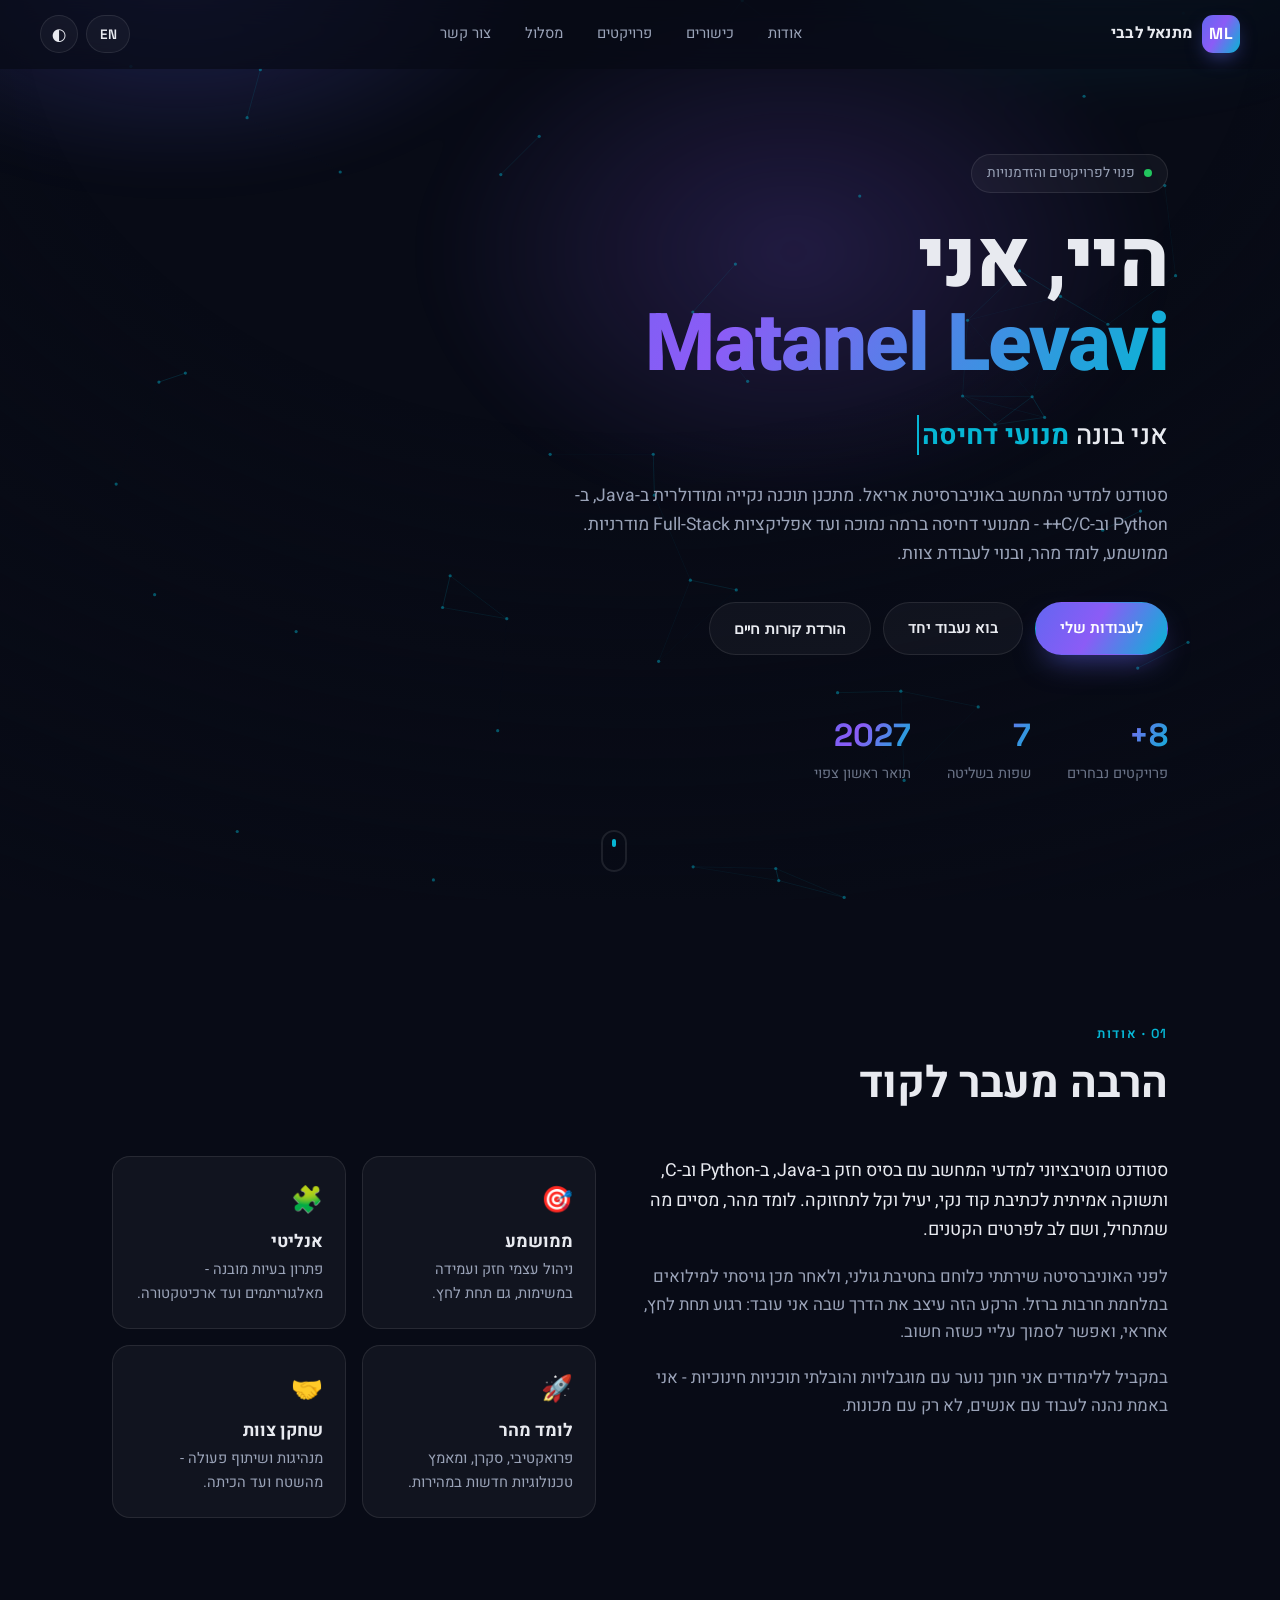
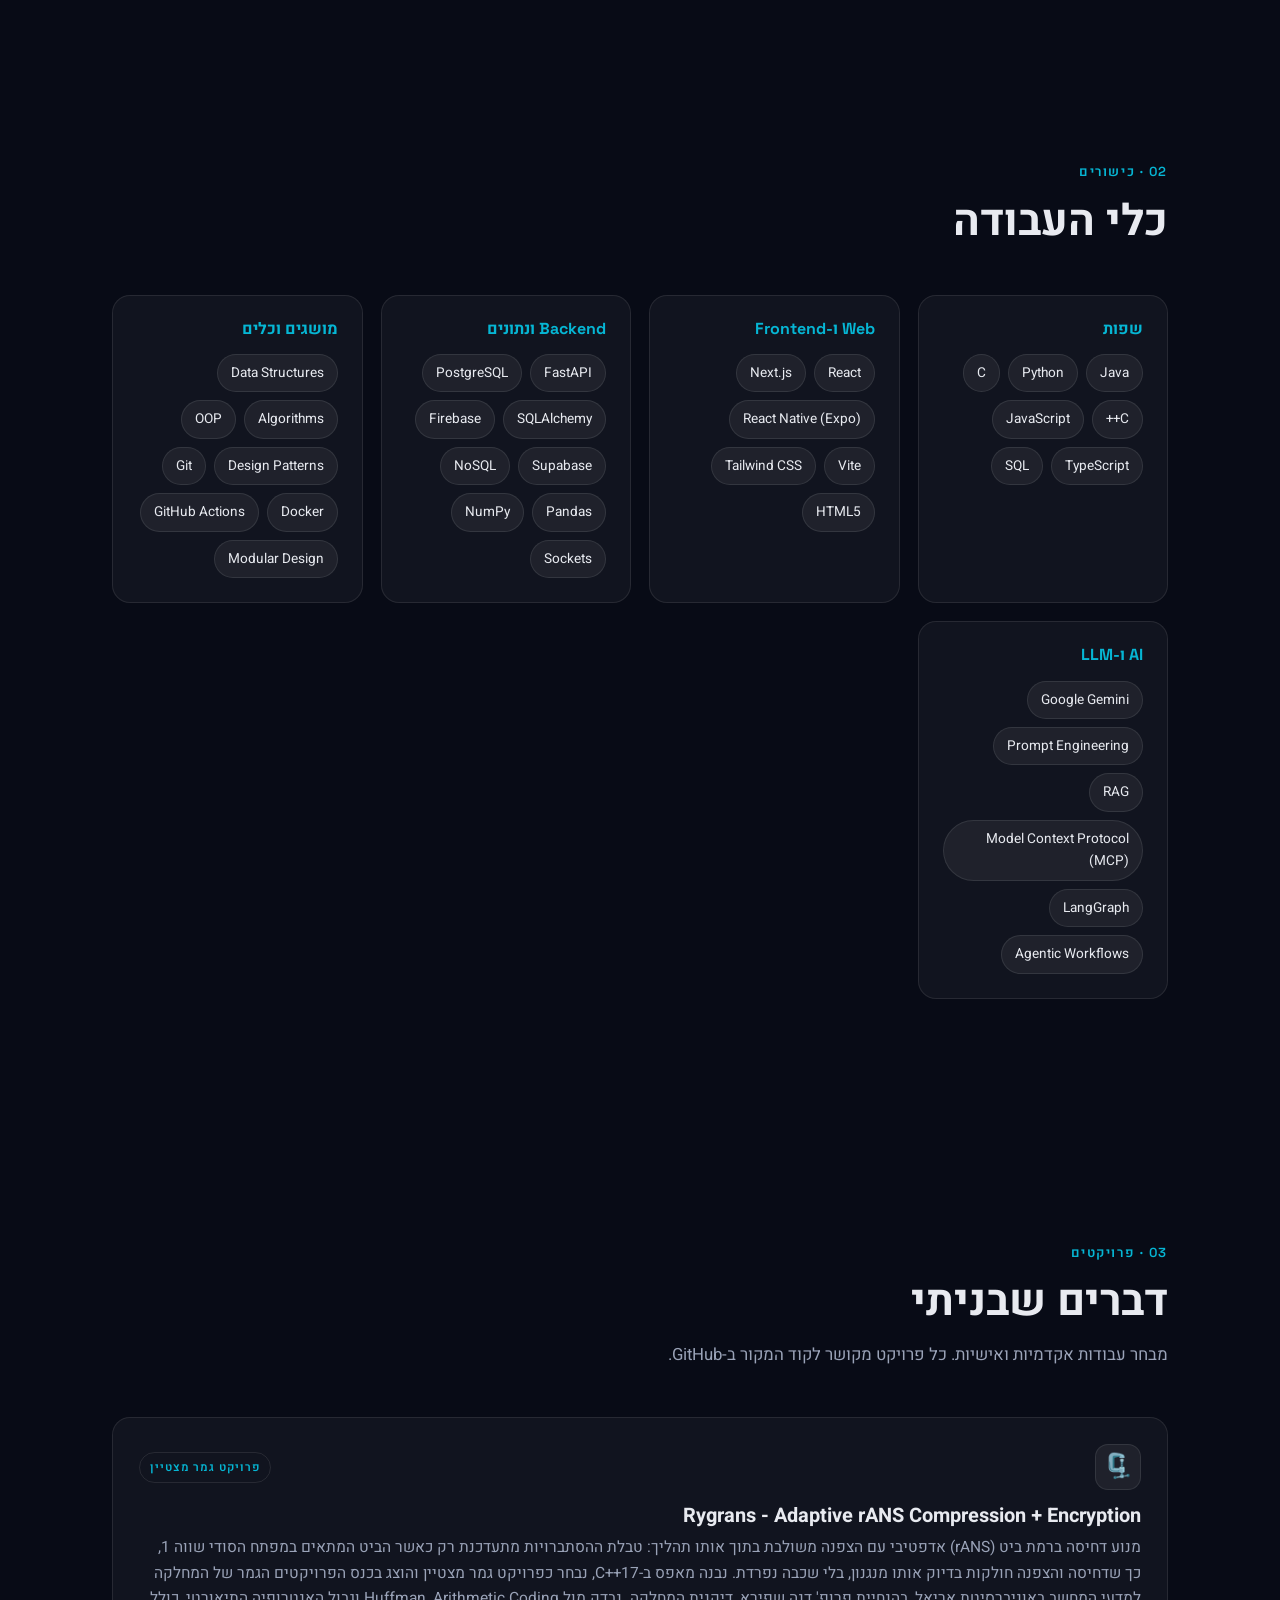
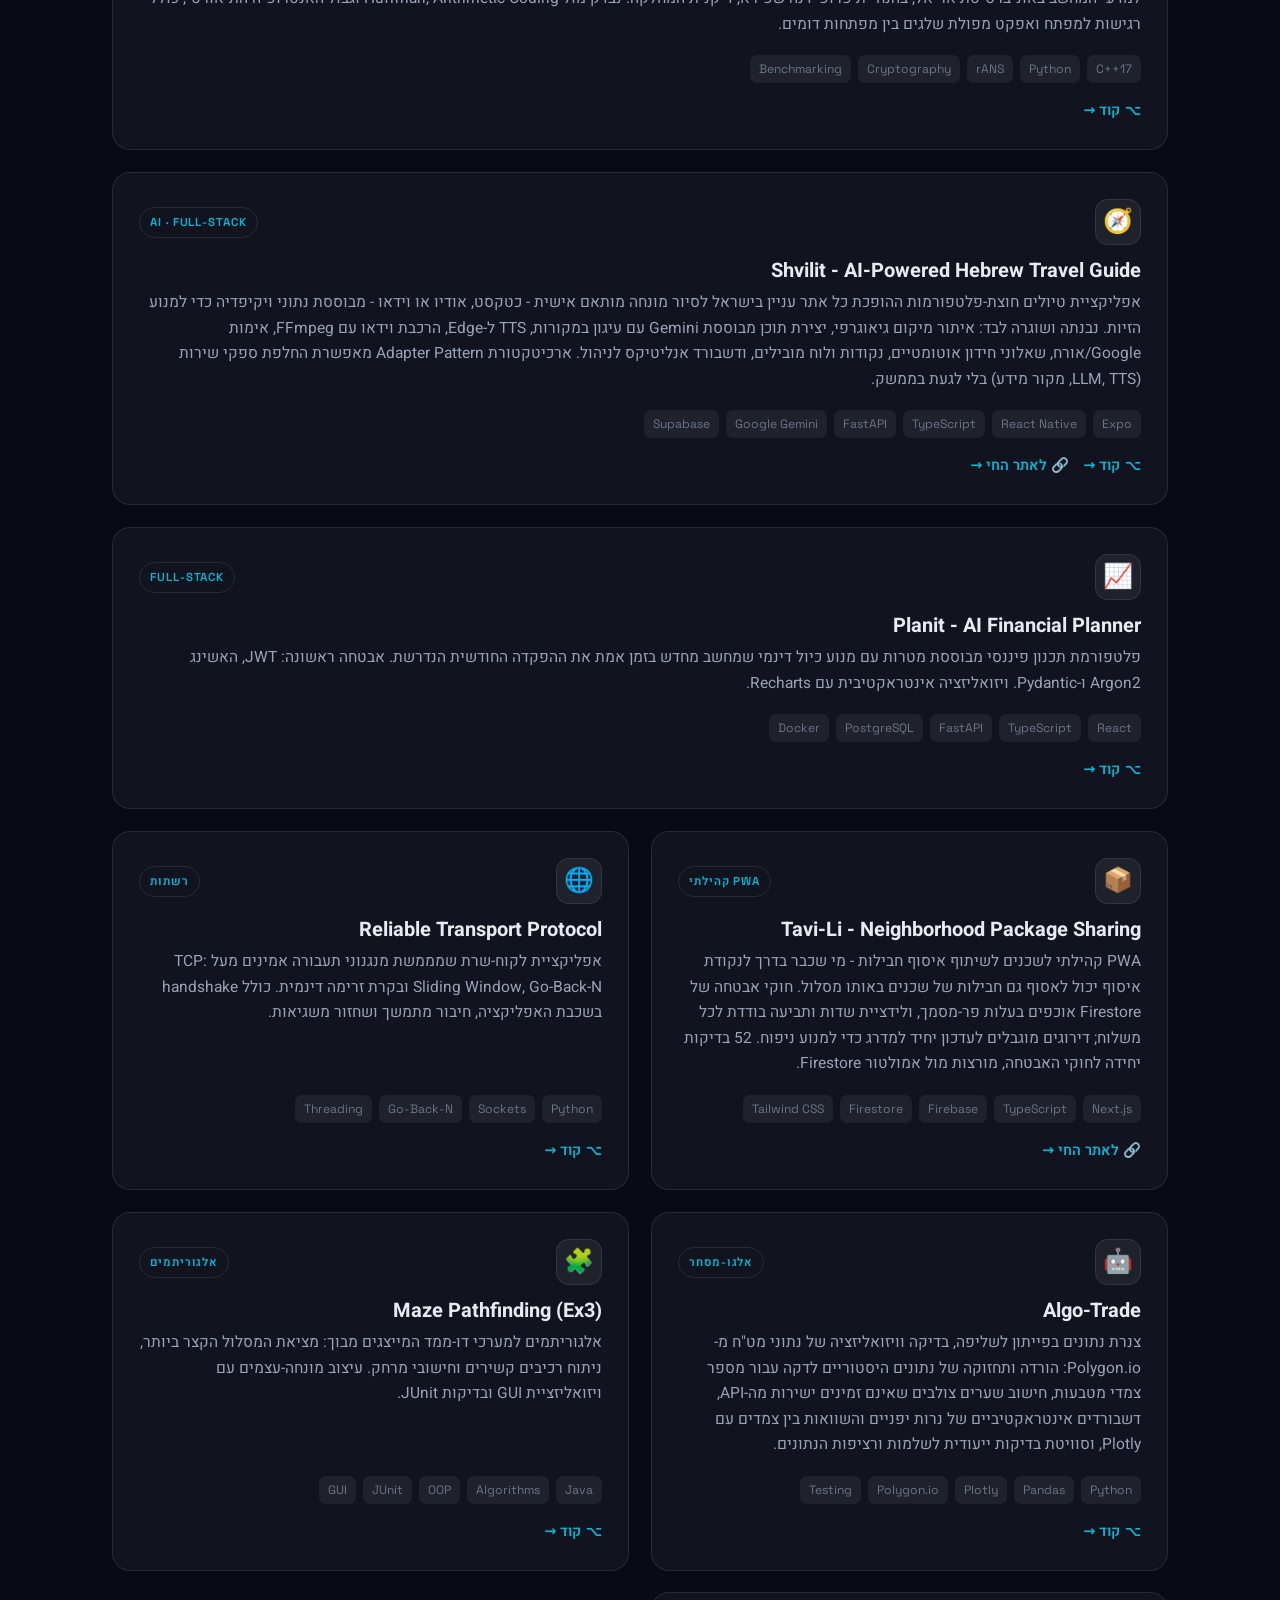
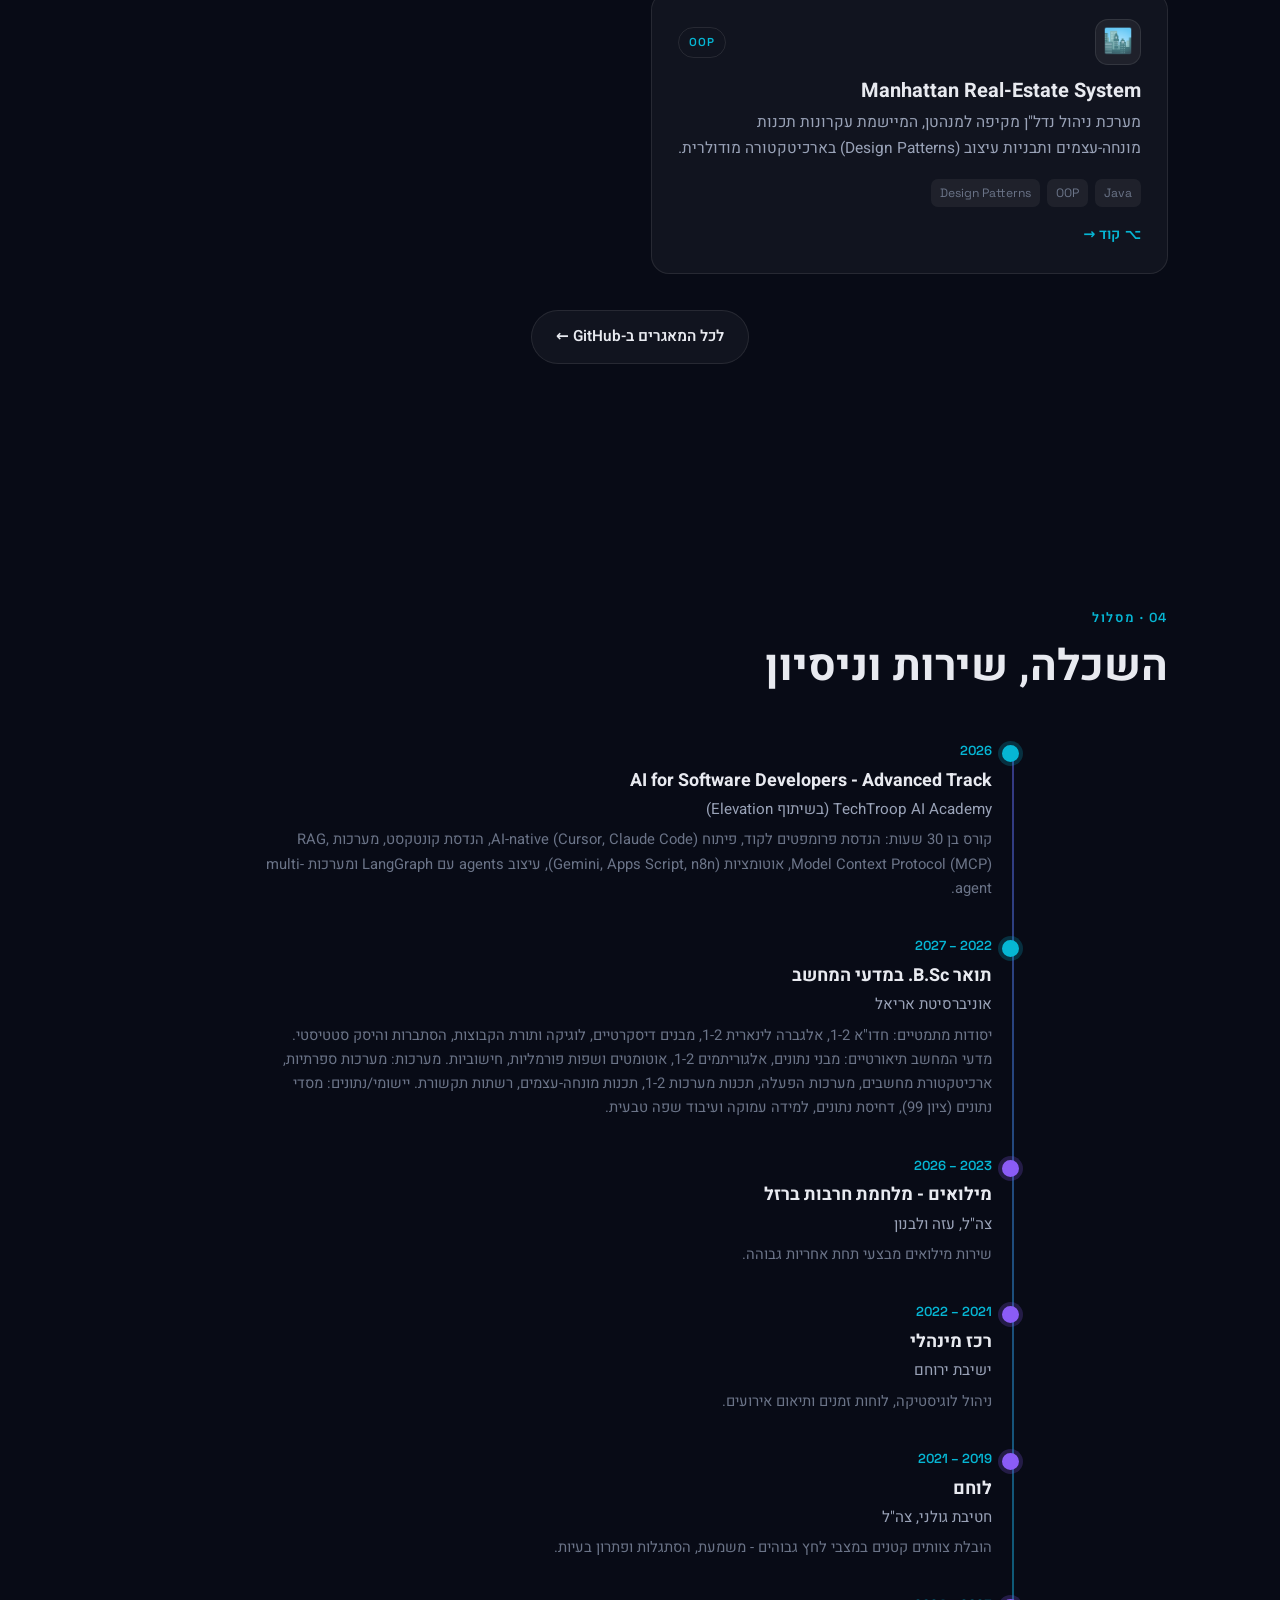
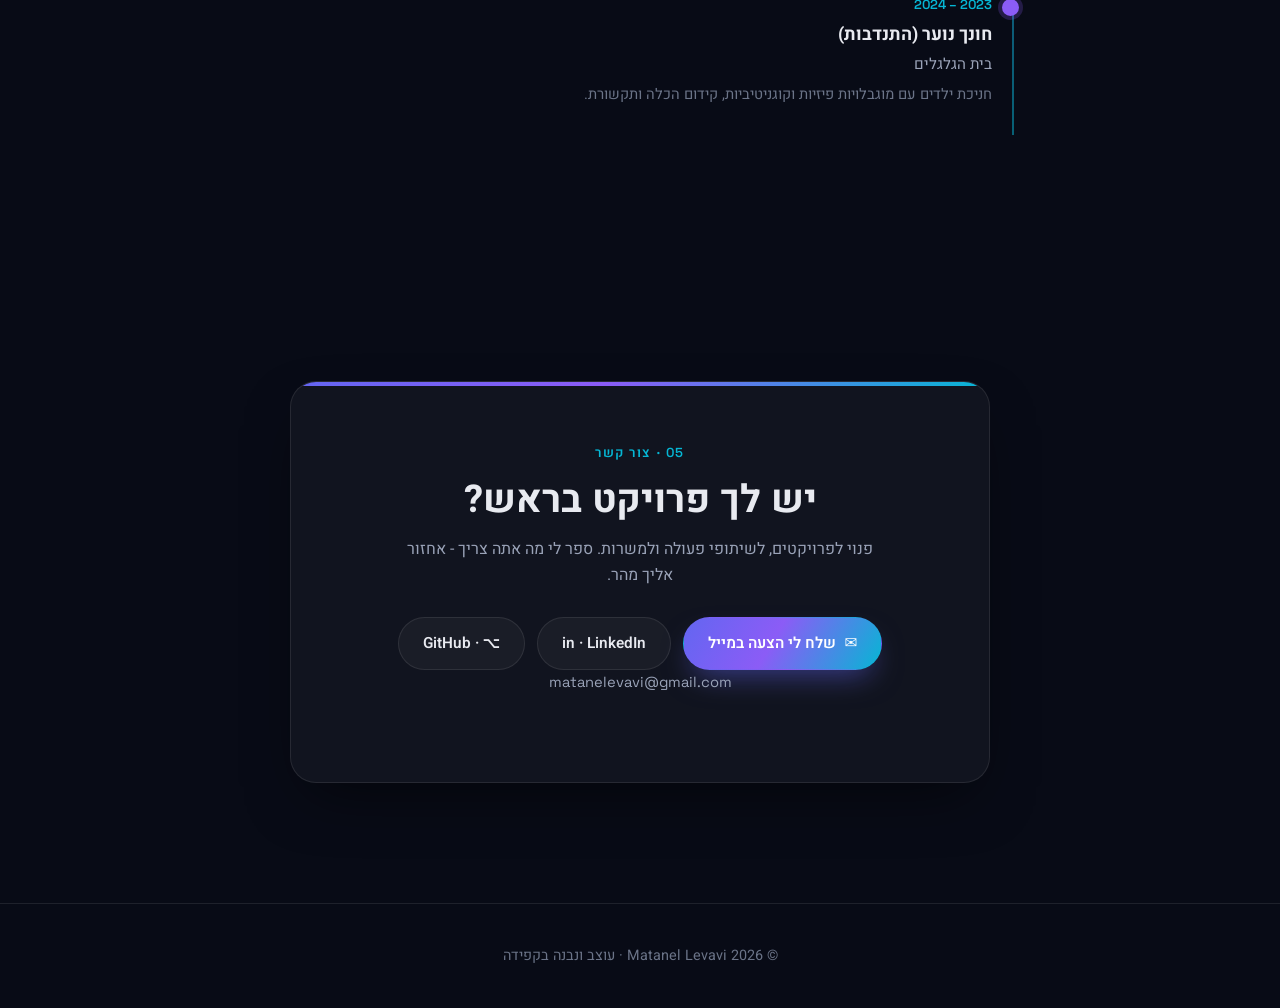
<file: index.html>
<!DOCTYPE html>
<html lang="he" dir="rtl">
<head>
  <meta charset="UTF-8" />
  <meta name="viewport" content="width=device-width, initial-scale=1.0" />
  <title>Matanel Levavi · Software Developer</title>
  <meta name="description" content="Matanel Levavi - Computer Science student and software developer. Java, Python, C/C++, Full-Stack. Projects in compression, AI, networking and algorithms." />

  <!-- Open Graph for nice link previews when shared -->
  <meta property="og:title" content="Matanel Levavi · Software Developer" />
  <meta property="og:description" content="Computer Science student & developer. Building modular software in Java, Python, C/C++ and modern Full-Stack." />
  <meta property="og:type" content="website" />

  <!-- Inline SVG monogram favicon (no external file needed) -->
  <link rel="icon" href="data:image/svg+xml,%3Csvg xmlns='http://www.w3.org/2000/svg' viewBox='0 0 100 100'%3E%3Cdefs%3E%3ClinearGradient id='g' x1='0' y1='0' x2='1' y2='1'%3E%3Cstop offset='0' stop-color='%236366f1'/%3E%3Cstop offset='1' stop-color='%2306b6d4'/%3E%3C/linearGradient%3E%3C/defs%3E%3Crect width='100' height='100' rx='24' fill='%230a0e1a'/%3E%3Ctext x='50' y='68' font-family='Arial' font-size='52' font-weight='700' text-anchor='middle' fill='url(%23g)'%3EML%3C/text%3E%3C/svg%3E" />

  <link rel="preconnect" href="https://fonts.googleapis.com" />
  <link rel="preconnect" href="https://fonts.gstatic.com" crossorigin />
  <link href="https://fonts.googleapis.com/css2?family=Heebo:wght@300;400;500;700;800&family=Space+Grotesk:wght@400;500;600;700&display=swap" rel="stylesheet" />

  <link rel="stylesheet" href="styles.css" />
</head>
<body>
  <!-- Animated gradient background -->
  <div class="bg-aurora" aria-hidden="true"></div>

  <!-- ===================== NAV ===================== -->
  <header class="nav" id="nav">
    <a href="#hero" class="brand" aria-label="Matanel Levavi - home">
      <span class="brand-mark">ML</span>
      <span class="brand-name" data-i18n="brandName">Matanel Levavi</span>
    </a>

    <nav class="nav-links" id="navLinks">
      <a href="#about" data-i18n="navAbout">About</a>
      <a href="#skills" data-i18n="navSkills">Skills</a>
      <a href="#projects" data-i18n="navProjects">Projects</a>
      <a href="#journey" data-i18n="navJourney">Journey</a>
      <a href="#contact" data-i18n="navContact">Contact</a>
    </nav>

    <div class="nav-actions">
      <button class="pill" id="langToggle" type="button" aria-label="Switch language">
        <span id="langLabel">EN</span>
      </button>
      <button class="pill icon" id="themeToggle" type="button" aria-label="Toggle theme">
        <span class="theme-icon">◐</span>
      </button>
      <button class="hamburger" id="hamburger" type="button" aria-label="Open menu">
        <span></span><span></span><span></span>
      </button>
    </div>
  </header>

  <!-- ===================== HERO ===================== -->
  <section class="hero" id="hero">
    <canvas class="hero-canvas" id="heroCanvas" aria-hidden="true"></canvas>
    <div class="hero-inner">
      <div class="hero-badge reveal">
        <span class="dot"></span>
        <span data-i18n="heroBadge">Open to projects & opportunities</span>
      </div>

      <h1 class="hero-title reveal">
        <span data-i18n="heroHi">Hi, I'm</span>
        <span class="grad-text">Matanel Levavi</span>
      </h1>

      <p class="hero-role reveal">
        <span data-i18n="heroRolePrefix">I build</span>
        <span class="rotator" id="rotator"></span>
      </p>

      <p class="hero-lead reveal" data-i18n="heroLead">
        Computer Science student at Ariel University. I design clean, modular software in Java, Python and C/C++ - from low-level compression engines to modern full-stack apps. Disciplined, fast-learning, and built for teamwork.
      </p>

      <div class="hero-cta reveal">
        <a href="#projects" class="btn btn-primary" data-i18n="heroSeeWork">See my work</a>
        <a href="#contact" class="btn btn-ghost" data-i18n="heroHire">Work with me</a>
        <button class="btn btn-ghost" id="printCv" type="button" data-i18n="heroCv">Download CV</button>
      </div>

      <div class="hero-stats reveal">
        <div class="stat">
          <span class="stat-num" data-count-to="8" data-suffix="+">0</span>
          <span class="stat-label" data-i18n="statProjects">Featured projects</span>
        </div>
        <div class="stat">
          <span class="stat-num" data-count-to="7">0</span>
          <span class="stat-label" data-i18n="statLangs">Languages mastered</span>
        </div>
        <div class="stat">
          <span class="stat-num" data-count-to="2027">0</span>
          <span class="stat-label" data-i18n="statGrad">B.Sc. expected</span>
        </div>
      </div>
    </div>

    <a href="#about" class="scroll-hint" aria-label="Scroll down">
      <span></span>
    </a>
  </section>

  <!-- ===================== ABOUT ===================== -->
  <section class="section" id="about">
    <div class="section-head reveal">
      <span class="kicker" data-i18n="aboutKicker">01 · About</span>
      <h2 data-i18n="aboutTitle">More than code</h2>
    </div>

    <div class="about-grid">
      <div class="about-text reveal">
        <p data-i18n="aboutP1">I'm a motivated Computer Science student with a strong foundation in Java, Python and C, and a real passion for writing clean, efficient, maintainable code. I learn fast, I ship, and I care about getting the details right.</p>
        <p data-i18n="aboutP2">Before university I served as a combat soldier and team leader in the Golani Brigade, and was later called up for reserve duty during the Iron Swords war. That background shaped how I work: calm under pressure, responsible, and dependable when it matters.</p>
        <p data-i18n="aboutP3">Alongside my studies I mentor youth with disabilities and have led educational programs - I genuinely enjoy working with people, not just machines.</p>
      </div>

      <div class="about-cards">
        <div class="mini-card reveal">
          <span class="mini-emoji">🎯</span>
          <h3 data-i18n="trait1Title">Disciplined</h3>
          <p data-i18n="trait1Text">Strong self-management and follow-through, even under pressure.</p>
        </div>
        <div class="mini-card reveal">
          <span class="mini-emoji">🧩</span>
          <h3 data-i18n="trait2Title">Analytical</h3>
          <p data-i18n="trait2Text">Structured problem-solving from algorithms to architecture.</p>
        </div>
        <div class="mini-card reveal">
          <span class="mini-emoji">🚀</span>
          <h3 data-i18n="trait3Title">Fast learner</h3>
          <p data-i18n="trait3Text">Proactive, curious, and quick to pick up new tech.</p>
        </div>
        <div class="mini-card reveal">
          <span class="mini-emoji">🤝</span>
          <h3 data-i18n="trait4Title">Team player</h3>
          <p data-i18n="trait4Text">Leadership and collaboration from the field to the classroom.</p>
        </div>
      </div>
    </div>
  </section>

  <!-- ===================== SKILLS ===================== -->
  <section class="section" id="skills">
    <div class="section-head reveal">
      <span class="kicker" data-i18n="skillsKicker">02 · Skills</span>
      <h2 data-i18n="skillsTitle">Tools of the trade</h2>
    </div>

    <div class="skills-grid">
      <div class="skill-col reveal">
        <h3 data-i18n="skillsLangs">Languages</h3>
        <div class="chips" id="chipsLangs"></div>
      </div>
      <div class="skill-col reveal">
        <h3 data-i18n="skillsFrontend">Web & Frontend</h3>
        <div class="chips" id="chipsFront"></div>
      </div>
      <div class="skill-col reveal">
        <h3 data-i18n="skillsBackend">Backend & Data</h3>
        <div class="chips" id="chipsBack"></div>
      </div>
      <div class="skill-col reveal">
        <h3 data-i18n="skillsConcepts">Concepts & Tools</h3>
        <div class="chips" id="chipsConcepts"></div>
      </div>
      <div class="skill-col reveal">
        <h3 data-i18n="skillsAI">AI & LLM</h3>
        <div class="chips" id="chipsAI"></div>
      </div>
    </div>
  </section>

  <!-- ===================== PROJECTS ===================== -->
  <section class="section" id="projects">
    <div class="section-head reveal">
      <span class="kicker" data-i18n="projKicker">03 · Projects</span>
      <h2 data-i18n="projTitle">Things I've built</h2>
      <p class="section-sub" data-i18n="projSub">A selection of academic and personal work. Every project links to its source on GitHub.</p>
    </div>

    <div class="projects-grid" id="projectsGrid"></div>

    <div class="projects-foot reveal">
      <a href="https://github.com/Matanelevavi" target="_blank" rel="noopener" class="btn btn-ghost" data-i18n="projAll">See all repositories on GitHub →</a>
      <div class="gh-live" id="ghLive">
        <span class="dot"></span>
        <span id="ghLiveStat"></span>
      </div>
    </div>
  </section>

  <!-- ===================== JOURNEY / TIMELINE ===================== -->
  <section class="section" id="journey">
    <div class="section-head reveal">
      <span class="kicker" data-i18n="journeyKicker">04 · Journey</span>
      <h2 data-i18n="journeyTitle">Education, service & experience</h2>
    </div>

    <div class="timeline" id="timeline"></div>
  </section>

  <!-- ===================== CONTACT ===================== -->
  <section class="section contact" id="contact">
    <div class="contact-card reveal">
      <span class="kicker center" data-i18n="contactKicker">05 · Contact</span>
      <h2 data-i18n="contactTitle">Have a project in mind?</h2>
      <p data-i18n="contactLead">I'm open to freelance projects, collaborations and full-time opportunities. Tell me what you need - I'll get back to you quickly.</p>

      <div class="contact-actions">
        <a class="btn btn-primary" id="emailBtn"
           href="mailto:matanelevavi@gmail.com?subject=Project%20opportunity%20for%20Matanel&body=Hi%20Matanel%2C%0A%0AI'd%20like%20to%20talk%20to%20you%20about%20a%20project.%0A%0A">
          ✉️ <span data-i18n="contactEmail">Email me a proposal</span>
        </a>
        <a class="btn btn-ghost" href="https://www.linkedin.com/in/matanel-levavi/" target="_blank" rel="noopener">in · LinkedIn</a>
        <a class="btn btn-ghost" href="https://github.com/Matanelevavi" target="_blank" rel="noopener">⌥ · GitHub</a>
      </div>

      <p class="contact-mail">matanelevavi@gmail.com</p>
    </div>
  </section>

  <footer class="footer">
    <p>© <span id="year"></span> Matanel Levavi · <span data-i18n="footerBuilt">Designed & built with care</span></p>
  </footer>

  <button class="to-top" id="toTop" type="button" aria-label="Scroll to top">↑</button>

  <script src="script.js"></script>
</body>
</html>
</file>
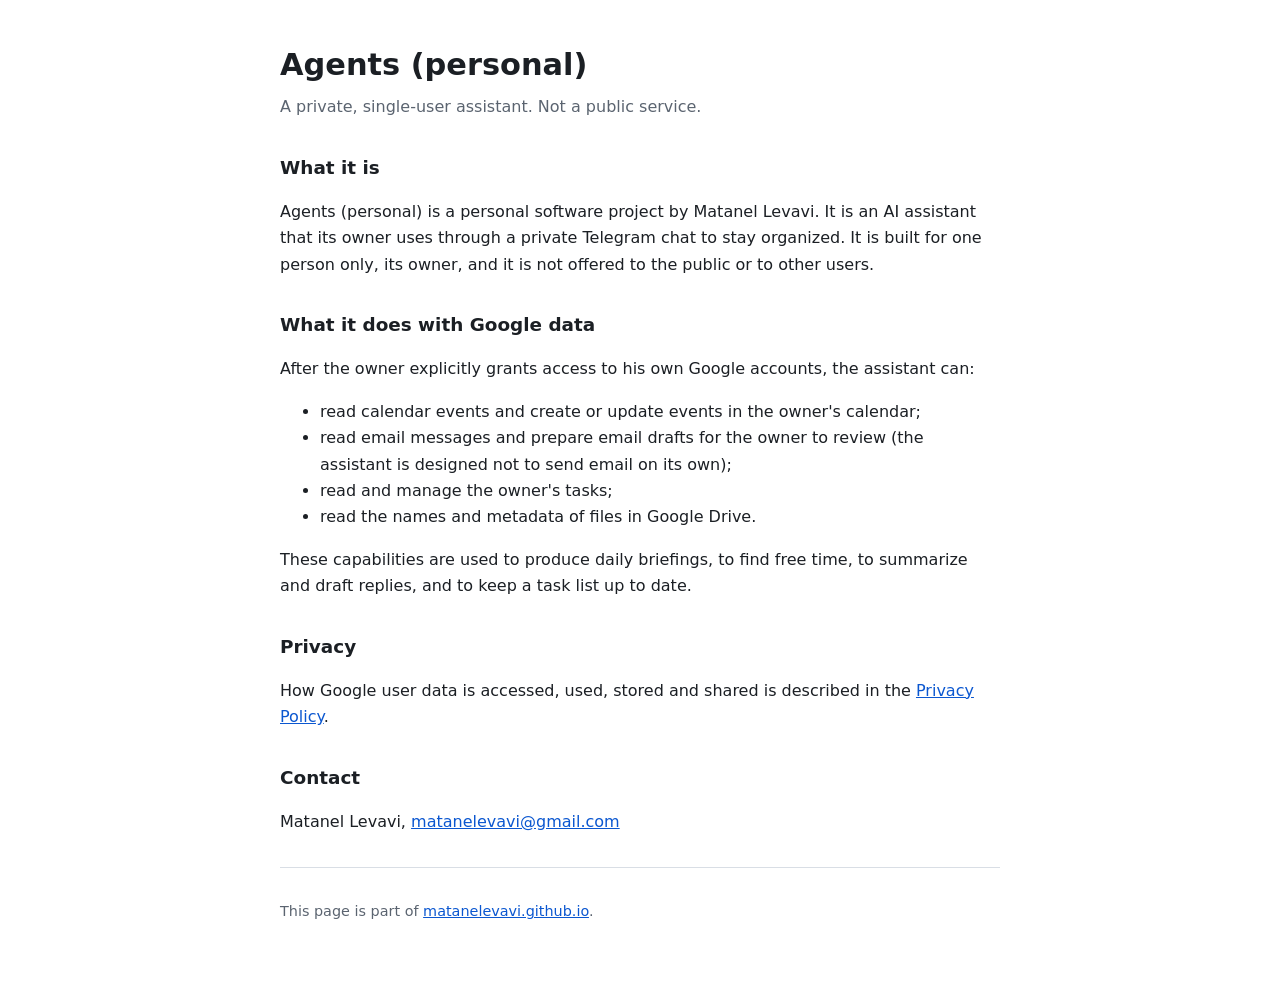
<file: agents/index.html>
<!doctype html>
<html lang="en">
<head>
<meta charset="utf-8">
<meta name="viewport" content="width=device-width, initial-scale=1">
<title>Agents (personal)</title>
<meta name="description" content="Agents (personal) is a private, single-user assistant that helps its owner manage his own calendar, email drafts and tasks.">
<style>
  :root { --bg:#ffffff; --fg:#1b1f24; --muted:#5b6470; --line:#d9dee5; --link:#0b57d0; }
  @media (prefers-color-scheme: dark) {
    :root { --bg:#14171c; --fg:#e8eaed; --muted:#9aa3ae; --line:#2b313a; --link:#8ab4f8; }
  }
  body { margin:0; background:var(--bg); color:var(--fg); font:16px/1.65 system-ui, -apple-system, "Segoe UI", Roboto, sans-serif; }
  main { max-width:720px; margin:0 auto; padding:40px 16px 64px; }
  h1 { font-size:1.9rem; margin:0 0 4px; }
  h2 { font-size:1.15rem; margin:32px 0 8px; }
  p, li { color:var(--fg); }
  .sub { color:var(--muted); margin:0 0 24px; }
  a { color:var(--link); }
  hr { border:0; border-top:1px solid var(--line); margin:32px 0; }
  footer { color:var(--muted); font-size:.9rem; }
</style>
</head>
<body>
<main>
  <h1>Agents (personal)</h1>
  <p class="sub">A private, single-user assistant. Not a public service.</p>

  <h2>What it is</h2>
  <p>Agents (personal) is a personal software project by Matanel Levavi. It is an AI assistant that its owner uses through a private Telegram chat to stay organized. It is built for one person only, its owner, and it is not offered to the public or to other users.</p>

  <h2>What it does with Google data</h2>
  <p>After the owner explicitly grants access to his own Google accounts, the assistant can:</p>
  <ul>
    <li>read calendar events and create or update events in the owner's calendar;</li>
    <li>read email messages and prepare email drafts for the owner to review (the assistant is designed not to send email on its own);</li>
    <li>read and manage the owner's tasks;</li>
    <li>read the names and metadata of files in Google Drive.</li>
  </ul>
  <p>These capabilities are used to produce daily briefings, to find free time, to summarize and draft replies, and to keep a task list up to date.</p>

  <h2>Privacy</h2>
  <p>How Google user data is accessed, used, stored and shared is described in the <a href="https://matanelevavi.github.io/agents/privacy.html">Privacy Policy</a>.</p>

  <h2>Contact</h2>
  <p>Matanel Levavi, <a href="mailto:matanelevavi@gmail.com">matanelevavi@gmail.com</a></p>

  <hr>
  <footer>This page is part of <a href="https://matanelevavi.github.io/">matanelevavi.github.io</a>.</footer>
</main>
</body>
</html>
</file>
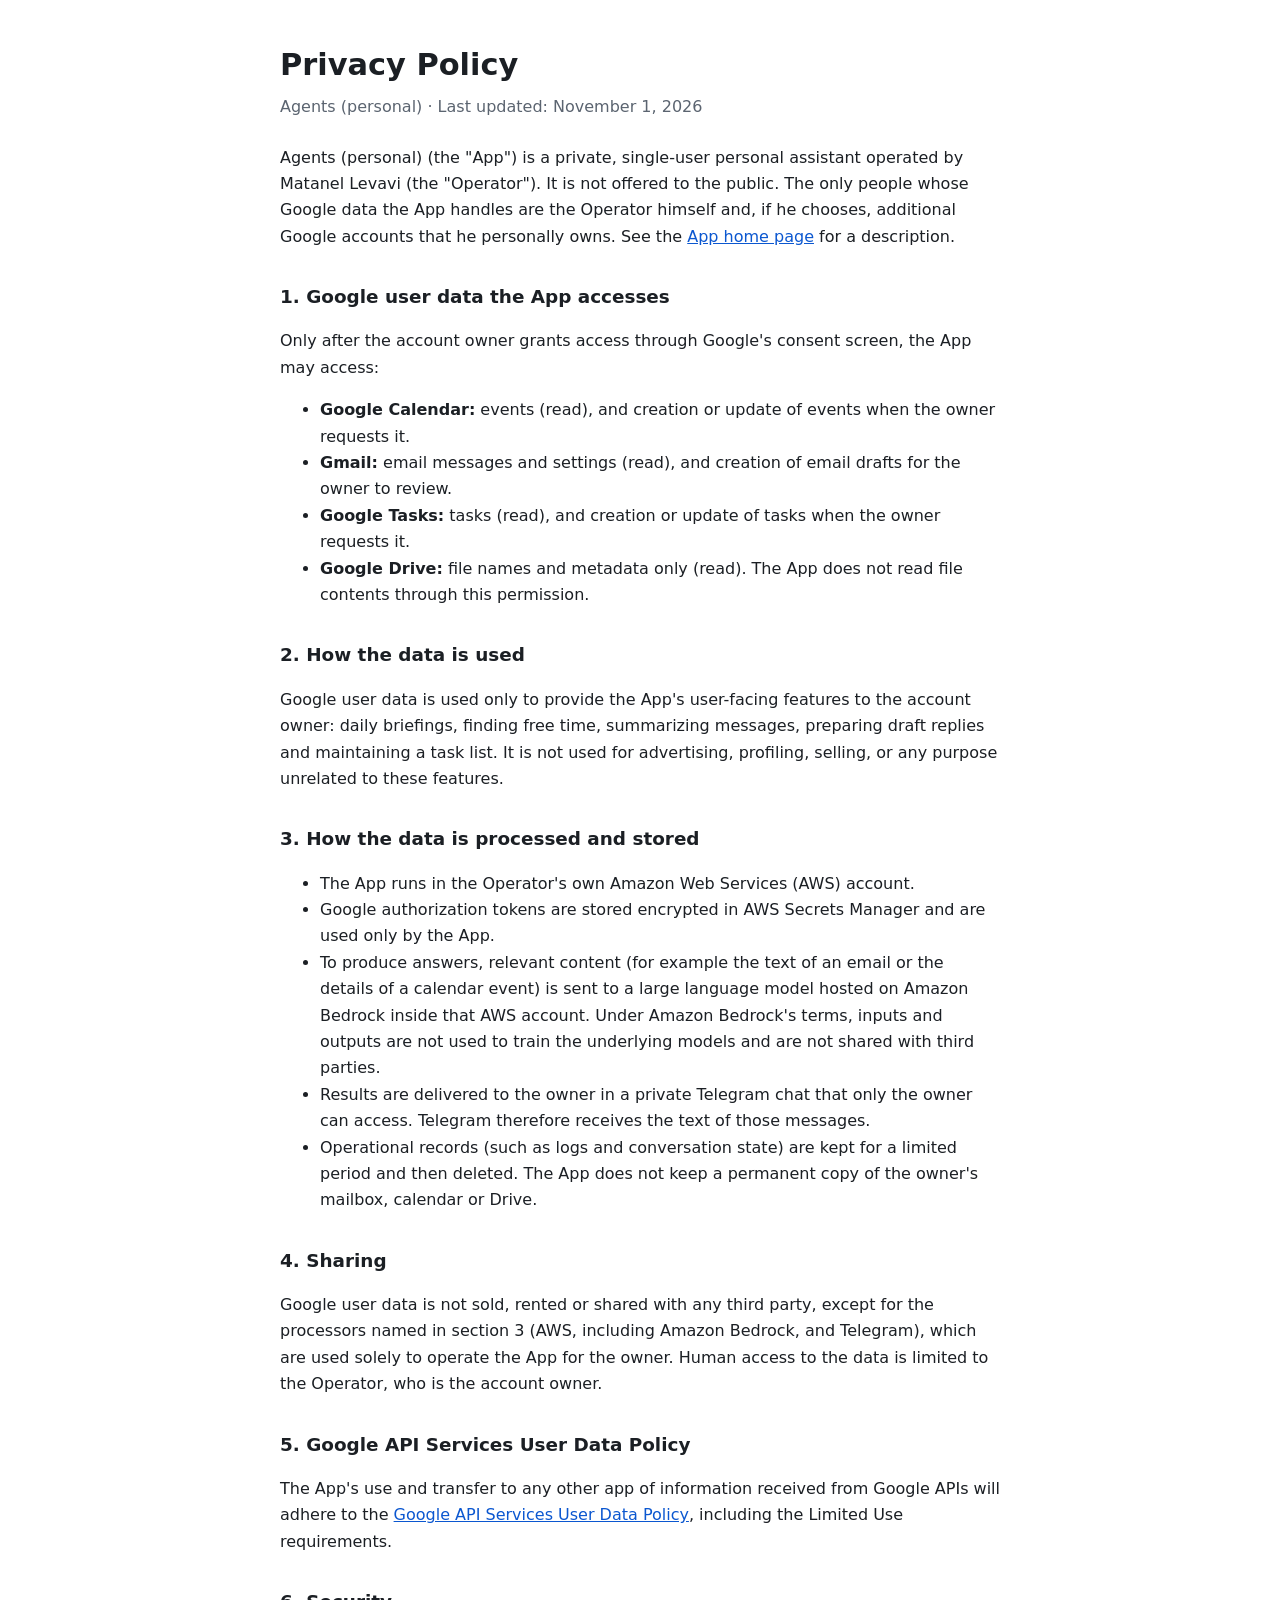
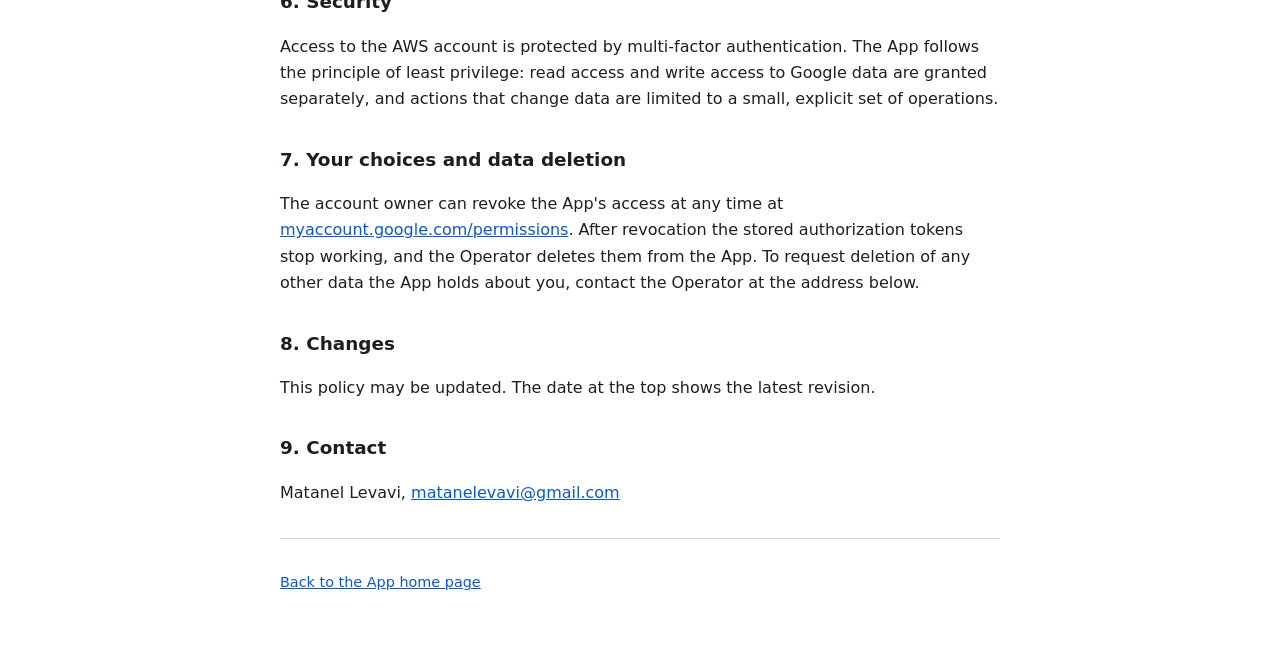
<file: agents/privacy.html>
<!doctype html>
<html lang="en">
<head>
<meta charset="utf-8">
<meta name="viewport" content="width=device-width, initial-scale=1">
<title>Privacy Policy - Agents (personal)</title>
<meta name="description" content="Privacy Policy for Agents (personal): how Google user data is accessed, used, stored and shared.">
<style>
  :root { --bg:#ffffff; --fg:#1b1f24; --muted:#5b6470; --line:#d9dee5; --link:#0b57d0; }
  @media (prefers-color-scheme: dark) {
    :root { --bg:#14171c; --fg:#e8eaed; --muted:#9aa3ae; --line:#2b313a; --link:#8ab4f8; }
  }
  body { margin:0; background:var(--bg); color:var(--fg); font:16px/1.65 system-ui, -apple-system, "Segoe UI", Roboto, sans-serif; }
  main { max-width:720px; margin:0 auto; padding:40px 16px 64px; }
  h1 { font-size:1.9rem; margin:0 0 4px; }
  h2 { font-size:1.15rem; margin:32px 0 8px; }
  .sub { color:var(--muted); margin:0 0 24px; }
  a { color:var(--link); }
  hr { border:0; border-top:1px solid var(--line); margin:32px 0; }
  footer { color:var(--muted); font-size:.9rem; }
</style>
</head>
<body>
<main>
  <h1>Privacy Policy</h1>
  <p class="sub">Agents (personal) &middot; Last updated: November 1, 2026</p>

  <p>Agents (personal) (the "App") is a private, single-user personal assistant operated by Matanel Levavi (the "Operator"). It is not offered to the public. The only people whose Google data the App handles are the Operator himself and, if he chooses, additional Google accounts that he personally owns. See the <a href="https://matanelevavi.github.io/agents/">App home page</a> for a description.</p>

  <h2>1. Google user data the App accesses</h2>
  <p>Only after the account owner grants access through Google's consent screen, the App may access:</p>
  <ul>
    <li><strong>Google Calendar:</strong> events (read), and creation or update of events when the owner requests it.</li>
    <li><strong>Gmail:</strong> email messages and settings (read), and creation of email drafts for the owner to review.</li>
    <li><strong>Google Tasks:</strong> tasks (read), and creation or update of tasks when the owner requests it.</li>
    <li><strong>Google Drive:</strong> file names and metadata only (read). The App does not read file contents through this permission.</li>
  </ul>

  <h2>2. How the data is used</h2>
  <p>Google user data is used only to provide the App's user-facing features to the account owner: daily briefings, finding free time, summarizing messages, preparing draft replies and maintaining a task list. It is not used for advertising, profiling, selling, or any purpose unrelated to these features.</p>

  <h2>3. How the data is processed and stored</h2>
  <ul>
    <li>The App runs in the Operator's own Amazon Web Services (AWS) account.</li>
    <li>Google authorization tokens are stored encrypted in AWS Secrets Manager and are used only by the App.</li>
    <li>To produce answers, relevant content (for example the text of an email or the details of a calendar event) is sent to a large language model hosted on Amazon Bedrock inside that AWS account. Under Amazon Bedrock's terms, inputs and outputs are not used to train the underlying models and are not shared with third parties.</li>
    <li>Results are delivered to the owner in a private Telegram chat that only the owner can access. Telegram therefore receives the text of those messages.</li>
    <li>Operational records (such as logs and conversation state) are kept for a limited period and then deleted. The App does not keep a permanent copy of the owner's mailbox, calendar or Drive.</li>
  </ul>

  <h2>4. Sharing</h2>
  <p>Google user data is not sold, rented or shared with any third party, except for the processors named in section 3 (AWS, including Amazon Bedrock, and Telegram), which are used solely to operate the App for the owner. Human access to the data is limited to the Operator, who is the account owner.</p>

  <h2>5. Google API Services User Data Policy</h2>
  <p>The App's use and transfer to any other app of information received from Google APIs will adhere to the <a href="https://developers.google.com/terms/api-services-user-data-policy">Google API Services User Data Policy</a>, including the Limited Use requirements.</p>

  <h2>6. Security</h2>
  <p>Access to the AWS account is protected by multi-factor authentication. The App follows the principle of least privilege: read access and write access to Google data are granted separately, and actions that change data are limited to a small, explicit set of operations.</p>

  <h2>7. Your choices and data deletion</h2>
  <p>The account owner can revoke the App's access at any time at <a href="https://myaccount.google.com/permissions">myaccount.google.com/permissions</a>. After revocation the stored authorization tokens stop working, and the Operator deletes them from the App. To request deletion of any other data the App holds about you, contact the Operator at the address below.</p>

  <h2>8. Changes</h2>
  <p>This policy may be updated. The date at the top shows the latest revision.</p>

  <h2>9. Contact</h2>
  <p>Matanel Levavi, <a href="mailto:matanelevavi@gmail.com">matanelevavi@gmail.com</a></p>

  <hr>
  <footer><a href="https://matanelevavi.github.io/agents/">Back to the App home page</a></footer>
</main>
</body>
</html>
</file>
<file: styles.css>
/* ============================================================
   Matanel Levavi - Portfolio
   Theme: dark-first, glassmorphism, gradient accents
   Bilingual: works in both [dir="rtl"] and [dir="ltr"]
   ============================================================ */

:root {
  --bg: #080b16;
  --bg-2: #0c1020;
  --surface: rgba(255, 255, 255, 0.04);
  --surface-2: rgba(255, 255, 255, 0.06);
  --border: rgba(255, 255, 255, 0.09);
  --text: #e8eaf0;
  --muted: #9aa3b8;
  --faint: #6b7488;

  --i1: #6366f1; /* indigo */
  --i2: #8b5cf6; /* violet */
  --i3: #06b6d4; /* cyan   */
  --grad: linear-gradient(120deg, var(--i1), var(--i2) 45%, var(--i3));

  --radius: 18px;
  --radius-sm: 12px;
  --maxw: 1120px;
  --shadow: 0 24px 60px -20px rgba(0, 0, 0, 0.6);

  --font-he: "Heebo", system-ui, sans-serif;
  --font-en: "Space Grotesk", "Heebo", system-ui, sans-serif;
  --font: var(--font-he);
}

/* Light theme overrides */
html[data-theme="light"] {
  --bg: #f6f7fb;
  --bg-2: #eef0f7;
  --surface: rgba(10, 14, 26, 0.03);
  --surface-2: rgba(10, 14, 26, 0.05);
  --border: rgba(10, 14, 26, 0.10);
  --text: #131726;
  --muted: #4b536b;
  --faint: #828aa3;
  --shadow: 0 24px 60px -28px rgba(40, 50, 90, 0.35);
}

* { margin: 0; padding: 0; box-sizing: border-box; }

html { scroll-behavior: smooth; scroll-padding-top: 84px; }

body {
  font-family: var(--font);
  background: var(--bg);
  color: var(--text);
  line-height: 1.65;
  overflow-x: hidden;
  -webkit-font-smoothing: antialiased;
  transition: background .4s ease, color .4s ease;
}

/* English mode swaps the display font */
html[lang="en"] body { --font: var(--font-en); }
html[lang="en"] { letter-spacing: -0.01em; }

a { color: inherit; text-decoration: none; }
h1, h2, h3 { line-height: 1.15; font-weight: 700; }

/* ---------- Animated aurora background ---------- */
.bg-aurora {
  position: fixed;
  inset: -20% -10% auto -10%;
  height: 80vh;
  z-index: -2;
  background:
    radial-gradient(40% 50% at 20% 20%, rgba(99, 102, 241, .28), transparent 60%),
    radial-gradient(40% 50% at 80% 10%, rgba(6, 182, 212, .22), transparent 60%),
    radial-gradient(40% 60% at 60% 60%, rgba(139, 92, 246, .20), transparent 60%);
  filter: blur(20px);
  animation: drift 18s ease-in-out infinite alternate;
}
@keyframes drift {
  0%   { transform: translate3d(0,0,0) scale(1); }
  100% { transform: translate3d(0,4%,0) scale(1.1); }
}
body::after { /* subtle grain/vignette */
  content: "";
  position: fixed; inset: 0; z-index: -1; pointer-events: none;
  background: radial-gradient(120% 120% at 50% 0%, transparent 40%, var(--bg) 100%);
}

/* ---------- NAV ---------- */
.nav {
  position: fixed; top: 0; inset-inline: 0; z-index: 50;
  display: flex; align-items: center; justify-content: space-between;
  gap: 16px;
  padding: 14px clamp(16px, 4vw, 40px);
  background: color-mix(in srgb, var(--bg) 70%, transparent);
  backdrop-filter: blur(14px);
  border-bottom: 1px solid transparent;
  transition: border-color .3s, background .3s, padding .3s;
}
.nav.scrolled { border-bottom-color: var(--border); padding-block: 10px; }

.brand { display: flex; align-items: center; gap: 10px; font-weight: 700; }
.brand-mark {
  display: grid; place-items: center;
  width: 38px; height: 38px; border-radius: 11px;
  background: var(--grad); color: #fff; font-weight: 800;
  font-family: var(--font-en); letter-spacing: .5px;
  box-shadow: 0 8px 20px -6px rgba(99,102,241,.6);
}
.brand-name { font-size: .98rem; letter-spacing: .2px; }

.nav-links { display: flex; gap: 6px; }
.nav-links a {
  padding: 8px 14px; border-radius: 999px; font-size: .92rem;
  color: var(--muted); transition: color .2s, background .2s;
}
.nav-links a:hover, .nav-links a.active { color: var(--text); background: var(--surface-2); }

.nav-actions { display: flex; align-items: center; gap: 8px; }
.pill {
  display: inline-grid; place-items: center;
  height: 38px; min-width: 44px; padding: 0 12px;
  border-radius: 999px; border: 1px solid var(--border);
  background: var(--surface); color: var(--text);
  font-family: var(--font-en); font-weight: 600; font-size: .85rem;
  cursor: pointer; transition: transform .15s, background .2s, border-color .2s;
}
.pill:hover { background: var(--surface-2); border-color: var(--i1); transform: translateY(-1px); }
.pill.icon { min-width: 38px; padding: 0; font-size: 1.05rem; }

.hamburger { display: none; flex-direction: column; gap: 5px; background: none; border: 0; cursor: pointer; padding: 8px; }
.hamburger span { width: 22px; height: 2px; background: var(--text); border-radius: 2px; transition: .3s; }
.hamburger.open span:nth-child(1) { transform: translateY(7px) rotate(45deg); }
.hamburger.open span:nth-child(2) { opacity: 0; }
.hamburger.open span:nth-child(3) { transform: translateY(-7px) rotate(-45deg); }

/* ---------- Layout helpers ---------- */
.section {
  max-width: var(--maxw);
  margin: 0 auto;
  padding: clamp(70px, 10vw, 120px) clamp(18px, 5vw, 32px);
}
.section-head { margin-bottom: 48px; max-width: 720px; }
.kicker {
  display: inline-block; font-family: var(--font-en);
  font-size: .82rem; font-weight: 600; letter-spacing: .12em;
  text-transform: uppercase; color: var(--i3); margin-bottom: 14px;
}
.kicker.center { display: block; text-align: center; }
.section-head h2 { font-size: clamp(1.8rem, 4vw, 2.7rem); }
.section-sub { color: var(--muted); margin-top: 14px; font-size: 1.05rem; }

/* ---------- Buttons ---------- */
.btn {
  display: inline-flex; align-items: center; gap: 8px;
  padding: 13px 24px; border-radius: 999px; font-weight: 600;
  font-size: .96rem; cursor: pointer; border: 1px solid transparent;
  transition: transform .15s, box-shadow .25s, background .25s, border-color .2s;
}
.btn-primary { background: var(--grad); color: #fff; box-shadow: 0 14px 30px -10px rgba(99,102,241,.55); }
.btn-primary:hover { transform: translateY(-2px); box-shadow: 0 20px 40px -10px rgba(99,102,241,.7); }
.btn-ghost { background: var(--surface); color: var(--text); border-color: var(--border); }
.btn-ghost:hover { background: var(--surface-2); border-color: var(--i2); transform: translateY(-2px); }

/* ---------- HERO ---------- */
.hero {
  position: relative; min-height: 100vh;
  display: flex; flex-direction: column; justify-content: center;
  max-width: var(--maxw); margin: 0 auto;
  padding: 120px clamp(18px, 5vw, 32px) 80px;
}
.hero-canvas { position: absolute; inset: 0; width: 100%; height: 100%; pointer-events: none; opacity: .8; }
.hero-inner { position: relative; max-width: 820px; }
.hero-badge {
  display: inline-flex; align-items: center; gap: 9px;
  padding: 7px 15px; border-radius: 999px;
  background: var(--surface); border: 1px solid var(--border);
  font-size: .86rem; color: var(--muted); margin-bottom: 26px;
}
.hero-badge .dot {
  width: 8px; height: 8px; border-radius: 50%; background: #22c55e;
  box-shadow: 0 0 0 0 rgba(34,197,94,.6); animation: pulse 2s infinite;
}
@keyframes pulse {
  0% { box-shadow: 0 0 0 0 rgba(34,197,94,.55); }
  70% { box-shadow: 0 0 0 9px rgba(34,197,94,0); }
  100% { box-shadow: 0 0 0 0 rgba(34,197,94,0); }
}
.hero-title {
  font-size: clamp(2.6rem, 8vw, 5rem); font-weight: 800;
  letter-spacing: -0.02em; line-height: 1.05;
}
.hero-title span { display: block; }
.grad-text {
  background: var(--grad); -webkit-background-clip: text; background-clip: text;
  -webkit-text-fill-color: transparent; padding-bottom: .1em;
}
.hero-role { font-size: clamp(1.2rem, 3vw, 1.7rem); margin-top: 18px; color: var(--text); font-weight: 500; min-height: 1.7em; }
.rotator { color: var(--i3); font-weight: 700; border-inline-end: 2px solid var(--i3); padding-inline-end: 3px; }
.hero-lead { color: var(--muted); font-size: 1.1rem; margin-top: 22px; max-width: 640px; }
.hero-cta { display: flex; flex-wrap: wrap; gap: 12px; margin-top: 34px; }

.hero-stats { display: flex; flex-wrap: wrap; gap: 36px; margin-top: 54px; }
.stat { display: flex; flex-direction: column; }
.stat-num {
  font-family: var(--font-en); font-size: 2rem; font-weight: 700;
  background: var(--grad); -webkit-background-clip: text; background-clip: text; -webkit-text-fill-color: transparent;
}
.stat-label { color: var(--faint); font-size: .9rem; }

.scroll-hint { position: absolute; bottom: 28px; inset-inline-start: 50%; transform: translateX(-50%); width: 26px; height: 42px; border: 2px solid var(--border); border-radius: 14px; display: grid; place-items: start center; padding-top: 7px; }
.scroll-hint span { width: 4px; height: 8px; border-radius: 4px; background: var(--i3); animation: scroll 1.6s infinite; }
@keyframes scroll { 0% { opacity: 0; transform: translateY(0);} 40% {opacity:1;} 100% { opacity: 0; transform: translateY(14px);} }

/* ---------- ABOUT ---------- */
.about-grid { display: grid; grid-template-columns: 1.1fr 1fr; gap: 40px; align-items: start; }
.about-text p { color: var(--muted); margin-bottom: 18px; font-size: 1.05rem; }
.about-text p:first-child { color: var(--text); font-size: 1.12rem; }
.about-cards { display: grid; grid-template-columns: 1fr 1fr; gap: 16px; }
.mini-card {
  background: var(--surface); border: 1px solid var(--border);
  border-radius: var(--radius); padding: 22px;
  transition: transform .25s, border-color .25s, background .25s;
}
.mini-card:hover { transform: translateY(-4px); border-color: var(--i2); background: var(--surface-2); }
.mini-emoji { font-size: 1.6rem; }
.mini-card h3 { font-size: 1.1rem; margin: 10px 0 6px; }
.mini-card p { color: var(--muted); font-size: .92rem; }

/* ---------- SKILLS ---------- */
.skills-grid { display: grid; grid-template-columns: repeat(auto-fit, minmax(200px, 1fr)); gap: 18px; }
.skill-col {
  background: var(--surface); border: 1px solid var(--border);
  border-radius: var(--radius); padding: 24px;
}
.skill-col h3 { font-size: 1rem; color: var(--i3); margin-bottom: 16px; font-family: var(--font-en); }
.chips { display: flex; flex-wrap: wrap; gap: 8px; }
.chip {
  padding: 7px 13px; border-radius: 999px; font-size: .85rem;
  background: var(--surface-2); border: 1px solid var(--border); color: var(--text);
  transition: transform .15s, border-color .2s, color .2s;
}
.chip:hover { transform: translateY(-2px); border-color: var(--i1); color: var(--i3); }

/* ---------- PROJECTS ---------- */
.projects-grid { display: grid; grid-template-columns: repeat(2, 1fr); gap: 22px; perspective: 1200px; }
.project-card {
  position: relative; display: flex; flex-direction: column;
  background: var(--surface); border: 1px solid var(--border);
  border-radius: var(--radius); padding: 26px; overflow: hidden;
  transition: transform .3s, border-color .3s, box-shadow .3s;
  transform-style: preserve-3d; will-change: transform;
}
.project-card::before {
  content: ""; position: absolute; inset: 0; opacity: 0; transition: opacity .3s;
  background: radial-gradient(280px circle at var(--mx, 30%) var(--my, 0%), rgba(99,102,241,.18), transparent 60%);
  pointer-events: none;
}
.project-card:hover { transform: translateY(-6px); border-color: var(--i2); box-shadow: var(--shadow); }
.project-card:hover::before { opacity: 1; }
.project-card.featured { grid-column: span 2; }

.pc-top { display: flex; align-items: center; justify-content: space-between; gap: 12px; margin-bottom: 14px; }
.pc-icon {
  display: grid; place-items: center; width: 46px; height: 46px; border-radius: 13px;
  background: var(--surface-2); border: 1px solid var(--border); font-size: 1.5rem;
}
.pc-flag { font-family: var(--font-en); font-size: .72rem; font-weight: 600; letter-spacing: .08em; text-transform: uppercase; color: var(--i3); padding: 5px 10px; border: 1px solid var(--border); border-radius: 999px; }
.pc-title { font-size: 1.25rem; margin-bottom: 8px; }
.pc-desc { color: var(--muted); font-size: .97rem; flex: 1; }
.pc-tags { display: flex; flex-wrap: wrap; gap: 7px; margin: 18px 0 16px; }
.pc-tag { font-family: var(--font-en); font-size: .76rem; color: var(--faint); padding: 4px 9px; border-radius: 7px; background: var(--surface-2); }
.pc-links { display: flex; gap: 14px; }
.pc-links a { font-size: .9rem; font-weight: 600; color: var(--i3); display: inline-flex; align-items: center; gap: 5px; }
.pc-links a:hover { color: var(--i2); }
.projects-foot { text-align: center; margin-top: 36px; }
.gh-live { display: flex; align-items: center; justify-content: center; gap: 9px; margin-top: 18px; font-size: .85rem; color: var(--faint); font-family: var(--font-en); }
.gh-live .dot { width: 7px; height: 7px; border-radius: 50%; background: #22c55e; box-shadow: 0 0 0 0 rgba(34,197,94,.6); animation: pulse 2s infinite; }

/* ---------- TIMELINE ---------- */
.timeline { position: relative; max-width: 760px; margin: 0 auto; padding-inline-start: 28px; }
.timeline::before { content: ""; position: absolute; inset-inline-start: 6px; top: 6px; bottom: 6px; width: 2px; background: linear-gradient(var(--i1), var(--i3)); opacity: .5; }
.tl-item { position: relative; padding-bottom: 34px; }
.tl-item::before {
  content: ""; position: absolute; inset-inline-start: -27px; top: 5px;
  width: 13px; height: 13px; border-radius: 50%;
  background: var(--bg); border: 2px solid var(--i2);
}
.tl-item.edu::before { border-color: var(--i3); }
.tl-item.reveal.in::before { background: var(--i2); box-shadow: 0 0 0 4px color-mix(in srgb, var(--i2) 22%, transparent); transition: background .5s, box-shadow .5s; }
.tl-item.edu.reveal.in::before { background: var(--i3); box-shadow: 0 0 0 4px color-mix(in srgb, var(--i3) 22%, transparent); }
.tl-period { font-family: var(--font-en); font-size: .82rem; color: var(--i3); font-weight: 600; }
.tl-role { font-size: 1.12rem; font-weight: 700; margin: 4px 0 2px; }
.tl-org { color: var(--muted); font-size: .95rem; }
.tl-desc { color: var(--faint); font-size: .92rem; margin-top: 6px; }

/* ---------- CONTACT ---------- */
.contact { display: grid; place-items: center; }
.contact-card {
  width: 100%; max-width: 700px; text-align: center;
  background: var(--surface); border: 1px solid var(--border);
  border-radius: 26px; padding: clamp(34px, 6vw, 60px);
  box-shadow: var(--shadow);
  position: relative; overflow: hidden;
}
.contact-card::before {
  content: ""; position: absolute; inset-inline: 0; top: 0; height: 4px; background: var(--grad);
}
.contact-card h2 { font-size: clamp(1.7rem, 4vw, 2.4rem); margin-bottom: 14px; }
.contact-card > p { color: var(--muted); max-width: 480px; margin: 0 auto 28px; }
.contact-actions { display: flex; flex-wrap: wrap; gap: 12px; justify-content: center; }
.contact-mail { margin-top: 26px; font-family: var(--font-en); color: var(--faint); font-size: .92rem; }

/* ---------- FOOTER ---------- */
.footer { text-align: center; padding: 40px 20px; color: var(--faint); font-size: .9rem; border-top: 1px solid var(--border); }

/* ---------- Reveal animation ---------- */
.reveal { opacity: 0; transform: translateY(26px); transition: opacity .7s ease, transform .7s cubic-bezier(.2,.7,.2,1); }
.reveal.in { opacity: 1; transform: none; }

/* ---------- Back to top ---------- */
.to-top {
  position: fixed; inset-inline-end: 22px; bottom: 22px; z-index: 40;
  width: 44px; height: 44px; border-radius: 50%; border: none; cursor: pointer;
  background: var(--grad); color: #fff; font-size: 1.15rem;
  display: grid; place-items: center;
  box-shadow: 0 14px 30px -10px rgba(99,102,241,.55);
  opacity: 0; transform: translateY(14px); pointer-events: none;
  transition: opacity .25s, transform .25s;
}
.to-top.show { opacity: 1; transform: none; pointer-events: auto; }
.to-top:hover { transform: translateY(-3px); }

/* ---------- Reduced motion ---------- */
@media (prefers-reduced-motion: reduce) {
  html { scroll-behavior: auto; }
  .bg-aurora, .hero-badge .dot, .gh-live .dot, .scroll-hint span { animation: none; }
  .reveal { transition: none; opacity: 1; transform: none; }
  .project-card { transition: border-color .3s, box-shadow .3s; }
}

/* ---------- Responsive ---------- */
@media (max-width: 880px) {
  .nav-links {
    position: fixed; inset: 64px 12px auto 12px; flex-direction: column; gap: 4px;
    background: var(--bg-2); border: 1px solid var(--border); border-radius: var(--radius);
    padding: 12px; box-shadow: var(--shadow);
    transform: translateY(-12px); opacity: 0; pointer-events: none; transition: .25s;
  }
  .nav-links.open { transform: none; opacity: 1; pointer-events: auto; }
  .nav-links a { padding: 12px 14px; }
  .hamburger { display: flex; }
  .about-grid { grid-template-columns: 1fr; gap: 28px; }
  .skills-grid { grid-template-columns: 1fr 1fr; }
  .projects-grid { grid-template-columns: 1fr; }
  .project-card.featured { grid-column: span 1; }
}
@media (max-width: 480px) {
  .skills-grid { grid-template-columns: 1fr; }
  .about-cards { grid-template-columns: 1fr; }
  .hero-stats { gap: 24px; }
  .brand-name { display: none; }
}

/* ---------- Print: clean CV ---------- */
@media print {
  .bg-aurora, .nav, .scroll-hint, .hero-cta, .hamburger, .footer, .projects-foot, body::after { display: none !important; }
  body { background: #fff; color: #111; }
  .section, .hero { padding: 12px 0; max-width: 100%; }
  .project-card, .mini-card, .skill-col, .contact-card { break-inside: avoid; border: 1px solid #ddd; box-shadow: none; }
  .grad-text, .stat-num { -webkit-text-fill-color: #4f46e5; }
  a { color: #111; }
}
</file>
